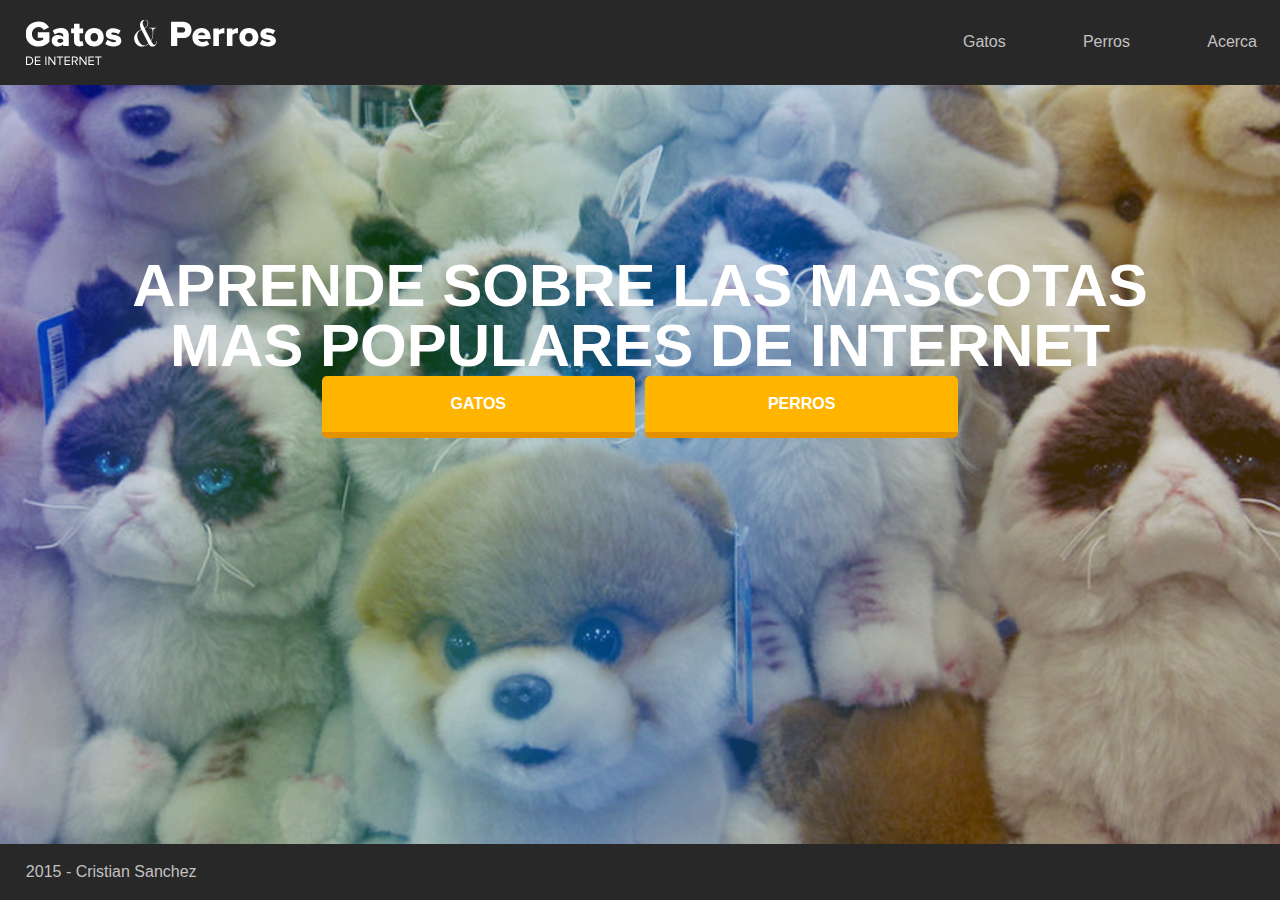
<file: index.html>
<!DOCTYPE html>
<html>
	<head>
		<title>Gatos y Perros del Internet</title>
		<LINK rel="stylesheet" type="text/css" href="style.css"></LINK>
		<!--Utilizando tipos de letras traidas desde el exterior en esta caso con google fonts la manera acontinuacion-->
		<link href="https://www.google.com/fonts#UsePlace:use/Collection:Monda:400,700" rel="stylesheet" type="text/css">
		<meta charset="UTF-8" />

	</head>
	<body>
		<header>
			<div class="container">
				<nav class="row between middle">
					<div class="col-4">
						<a href="index.html">
							<img src="assets/logo.svg" />
						</a>
					</div>

					<div class="col-3 end">
						<ul class="row between">
							<li class="col">
								<a href="gatos.html" class="layout_a">Gatos</a>
							</li>
							<li class="col">
								<a href="perros.html" class="layout_a">Perros</a>
							</li>
							<li class="col">
								<a href="acerca.html" class="layout_a">Acerca</a>
							</li>
						</ul>
					</div>
				
			</nav>	
			</div>
			
			
		</header>
		<!--esta parte de nuestro curso estamos viendo los elementos modificadores el primer elemento modificador que vemos son las clases -->
		<section class="home full-height">

			<div class="container">

				<div class="row center">
				<!--esta parte nuestra estructura se desea quesea mas grande el h1 --> 
					<h1 class="col-10">Aprende sobre las mascotas mas populares de Internet</h1>

					<div class="col-3 boton"><!-- Realizando identacion para ir identificando -->
						<a href="gatos.html" class="boton_a">Gatos</a>
					</div>

					<div class="col-3 boton">
						<a href="perros.html" class="boton_a">Perros</a>
					</div>

				</div>	

			</div>
			
			
			
		</section>
		<footer>
			<div class="container">
				<div class="row">
					<div class="col-12">
						<!--utlizando target con la propiedad _blanck para abrir un link en una nueva pestaña del navegador -->
						2015 - <a href="http://twitter.com/artcsch" target="_blank" class="layout_a">Cristian Sanchez</a>
					</div>
				</div>
			</div>
			
		</footer>
	</body>

</html>
</file>
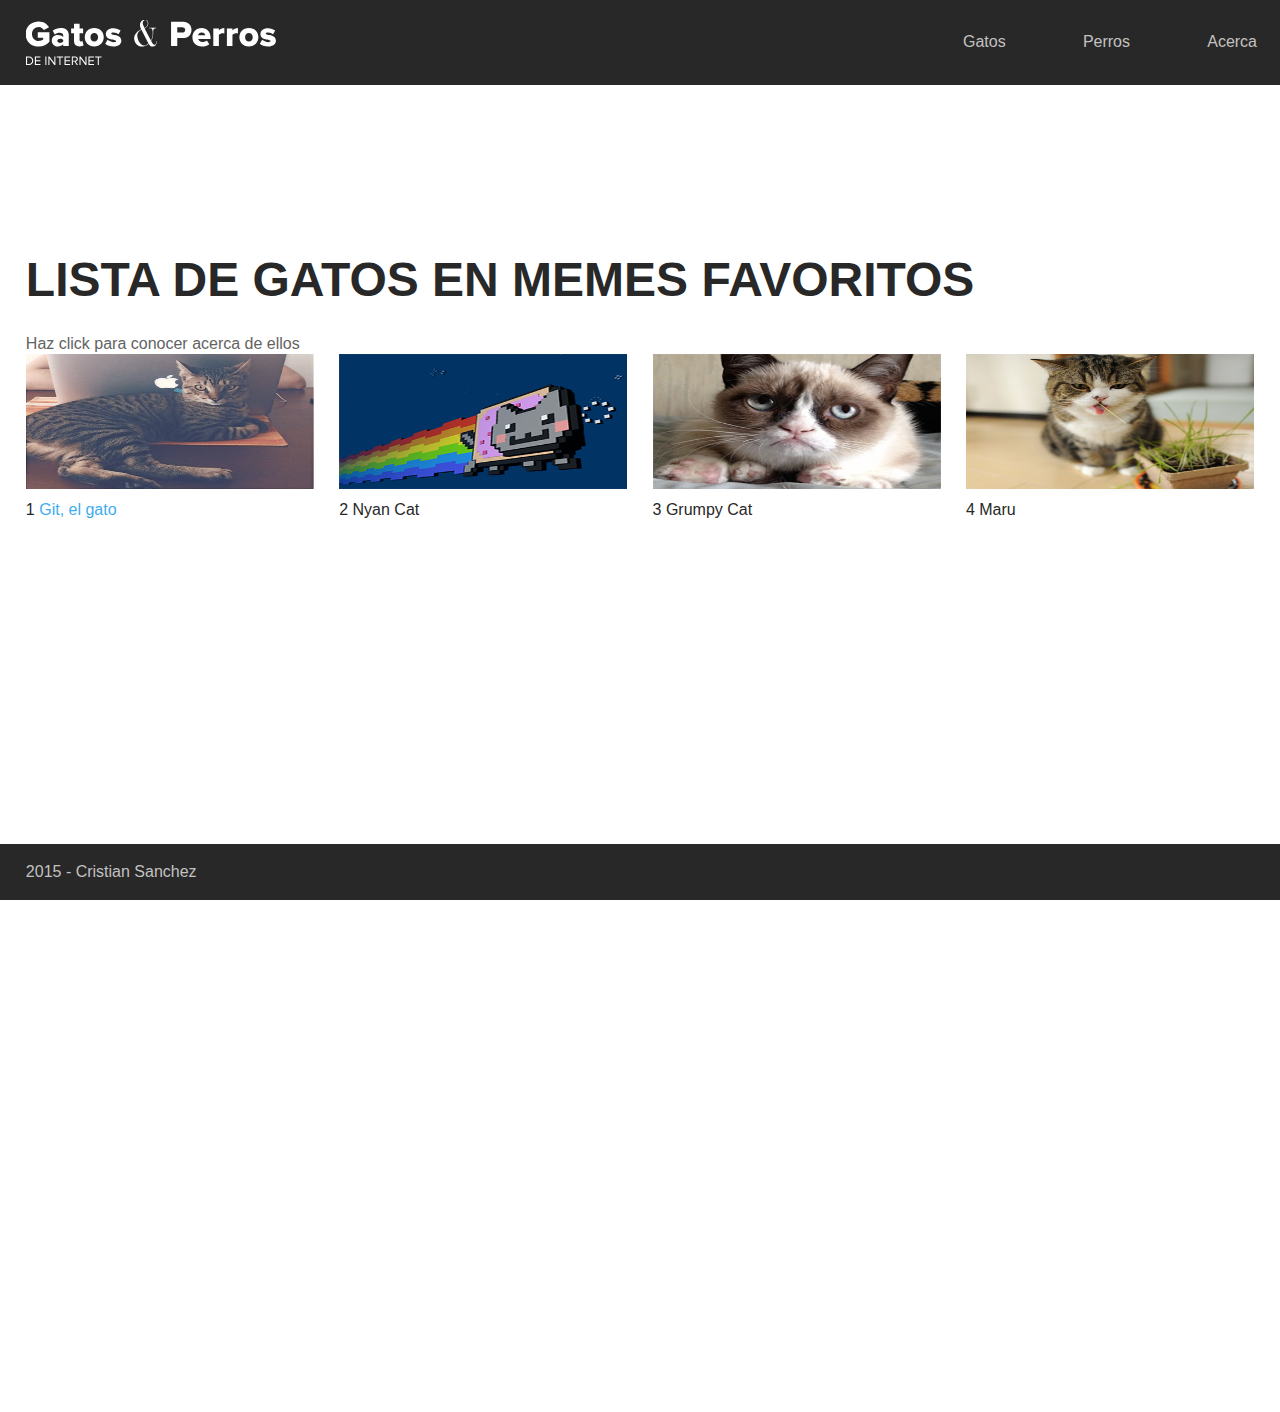
<file: gatos.html>
<!DOCTYPE html>
<html>
	<head>
		<title>Gatos y Perros del Internet</title>
		<LINK rel="stylesheet" type="text/css" href="style.css"></LINK>
		<!--Utilizando tipos de letras traidas desde el exterior en esta caso con google fonts la manera acontinuacion-->
		<link href="https://www.google.com/fonts#UsePlace:use/Collection:Monda:400,700" rel="stylesheet" type="text/css">
		<meta charset="UTF-8" />

	</head>
	<body>
		<header>
			<div class="container">
				<nav class="row between middle">
					<div class="col-4">
						<a href="index.html">
							<img src="assets/logo.svg" />
						</a>
					</div>

					<div class="col-3 end">
						<ul class="row between">
							<li class="col">
								<a href="gatos.html" class="layout_a">Gatos</a>
							</li>
							<li class="col">
								<a href="perros.html" class="layout_a">Perros</a>
							</li>
							<li class="col">
								<a href="acerca.html" class="layout_a">Acerca</a>
							</li>
						</ul>
					</div>
				
			</nav>	
			</div>
			
			
		</header>

		<section class="full-height">
			
			<div class="container">

				<div class="row">
					
					<div class="col-10">
						<h2>Lista de Gatos en Memes Favoritos</h2>
						<p>Haz click para conocer acerca de ellos</p>
					</div>			
					
				</div>

				<div class="row">
                <div class="col-3">
                    <img src="assets/gatos/git/git-1.png" class="same-height" />
                </div>
                <div class="col-3">
                    <img src="assets/gatos/nyan/nyan-1.png" class="same-height" />
                </div>
                <div class="col-3">
                    <img src="assets/gatos/grumpy/grumpy-1.png" class="same-height" />
                </div>
                <div class="col-3">
                    <img src="assets/gatos/maru/maru-1.jpg" class="same-height" />
                </div>
            </div>

				<ol class="row">
	                <li class="col-3">
	                    <a href="git.html">Git, el gato</a>
	                </li>
	                <li class="col-3">
	                    Nyan Cat
	                </li>
	                <li class="col-3">
	                    Grumpy Cat
	                </li>
	                <li class="col-3">
	                    Maru
	                </li>
	            </ol>
			</div>
						
		</section>

		<footer>
			<div class="container">
				<div class="row">
					<div class="col-12">
						<!--utlizando target con la propiedad _blanck para abrir un link en una nueva pestaña del navegador -->
						2015 - <a href="http://twitter.com/artcsch" target="_blank" class="layout_a">Cristian Sanchez</a>
					</div>
				</div>
			</div>
			
		</footer>
	</body>
</html>
</file>
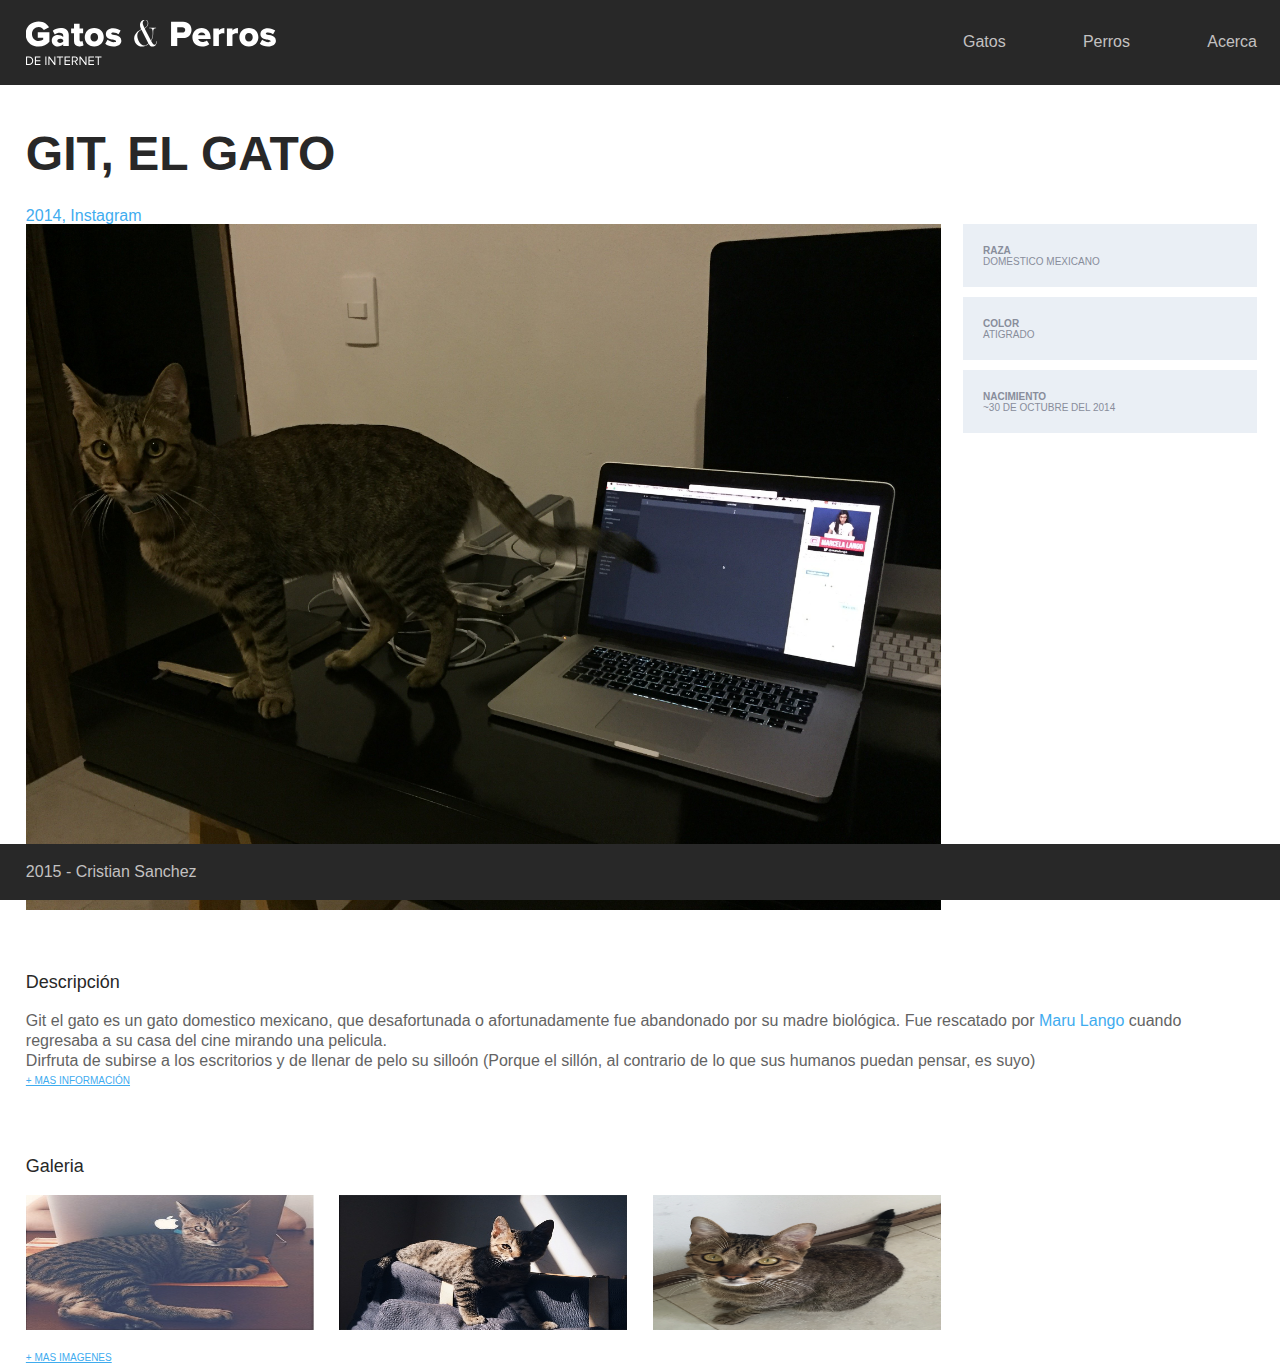
<file: git.html>
<!DOCTYPE html>
<html>
	<head>
		<title>Gatos y Perros del Internet</title>
		<LINK rel="stylesheet" type="text/css" href="style.css"></LINK>
		<!--Utilizando tipos de letras traidas desde el exterior en esta caso con google fonts la manera acontinuacion-->
		<link href="https://www.google.com/fonts#UsePlace:use/Collection:Monda:400,700" rel="stylesheet" type="text/css">
		<meta charset="UTF-8" />

	</head>
	<body>
		<header>
			<div class="container">
				<nav class="row between middle">
					<div class="col-4">
						<a href="index.html">
							<img src="assets/logo.svg" />
						</a>
					</div>

					<div class="col-3 end">
						<ul class="row between">
							<li class="col">
								<a href="gatos.html" class="layout_a">Gatos</a>
							</li>
							<li class="col">
								<a href="perros.html" class="layout_a">Perros</a>
							</li>
							<li class="col">
								<a href="acerca.html" class="layout_a">Acerca</a>
							</li>
						</ul>
					</div>
				
			</nav>	
			</div>
			
			
		</header>

		<section class="single">
			<div class="container" >
				<div class="row">
					<h2 class="col-12">Git, el gato</h2>
					<a class="col-12" href="https://www.instagram.com/p/vbMajIqeTU/">2014, Instagram</a>
					
					<div class="col-9">

						<img src="assets/gatos/git/git-main.jpg"/>	

					</div>
					<div class="col-3">
						<div class="row">
							<div class="col-12 info">
								<h4>Raza</h4> Domestico Mexicano			
							</div>
							<div class="col-12 info">
								<h4>Color</h4> Atigrado			
							</div>
							<div class="col-12 info">
								<h4>Nacimiento</h4> ~30 de Octubre del 2014			
							</div>
						</div>
					</div>
					
				</div>
			

				<div class="row">
					<h3 class="col-12">Descripción</h3>
					<div class="col-12">
						<p>Git el gato es un gato domestico mexicano, que desafortunada o afortunadamente fue abandonado por su madre biológica. Fue rescatado por <a href="http://twitter.com/marulango" target="_blanck">Maru Lango</a> cuando regresaba a su casa del cine mirando una pelicula.</p>
						<p>Dirfruta de subirse a los escritorios y de llenar de pelo su silloón (Porque el sillón, al contrario de lo que sus humanos puedan pensar, es suyo)</p>
						<a href="" class="more">+ Mas Información</a>
					</div>	
				</div>

				<div class="row">
					<h3 class="col-12">Galeria</h3>
					<div class="col-3 ">
						<img src="assets/gatos/git/git-1.png"  class ="same-height"  />
					</div>
					<div class="col-3 ">
						<img src="assets/gatos/git/git-2.png " class ="same-height" />
					</div>
					<div class="col-3 ">
						<img src="assets/gatos/git/git-3.png " class ="same-height" />
					</div>
					<a href="" class="col-12 more">+ Mas Imagenes</a>
				</div>

			</div>

		</section>
		<footer>
			<div class="container">
				<div class="row">
					<div class="col-12">
						<!--utlizando target con la propiedad _blanck para abrir un link en una nueva pestaña del navegador -->
						2015 - <a href="http://twitter.com/artcsch" target="_blank" class="layout_a">Cristian Sanchez</a>
					</div>
				</div>
			</div>
			
		</footer>
	</body>
</html>
</file>
<file: style.css>
@import url('css/reset.css');
@import url('css/reticula.css');
@import url('css/editorial.css');
@import url('css/secciones.css');
@import url('css/formas.css');
@import url('css/layout.css');


/*estilo de la pagina propia*/
/*para completar la aparacion de nuestro fondo de la clase home hayq que darl al padre tambien el tamños usando la eiqueta height que en vertical*/
/*ahora utilizando los tipos de letras con la etiqueta font-family*/
/*con la etiqueta font-weight le damos la opcion a nuestros elementos de tipo texto que sean normal o negrillas a su vez si se desea que ciertos elemento sehan  de diferente aspecto se debe utilziar la etique en cada elemento que se desea ver diferente*/
html, body {
	color: #282828;
	height: 100%;
	/*con la eitqueta font-family se puede utlizar varios tipos de letras depende del navegador y de las configuracion del usuario podemos colocar como helvetica comomi configuracion y sans-serif si enel caso no haya helvetica*/
	font-family: 'Monda', sans-serif;
}
</file>
